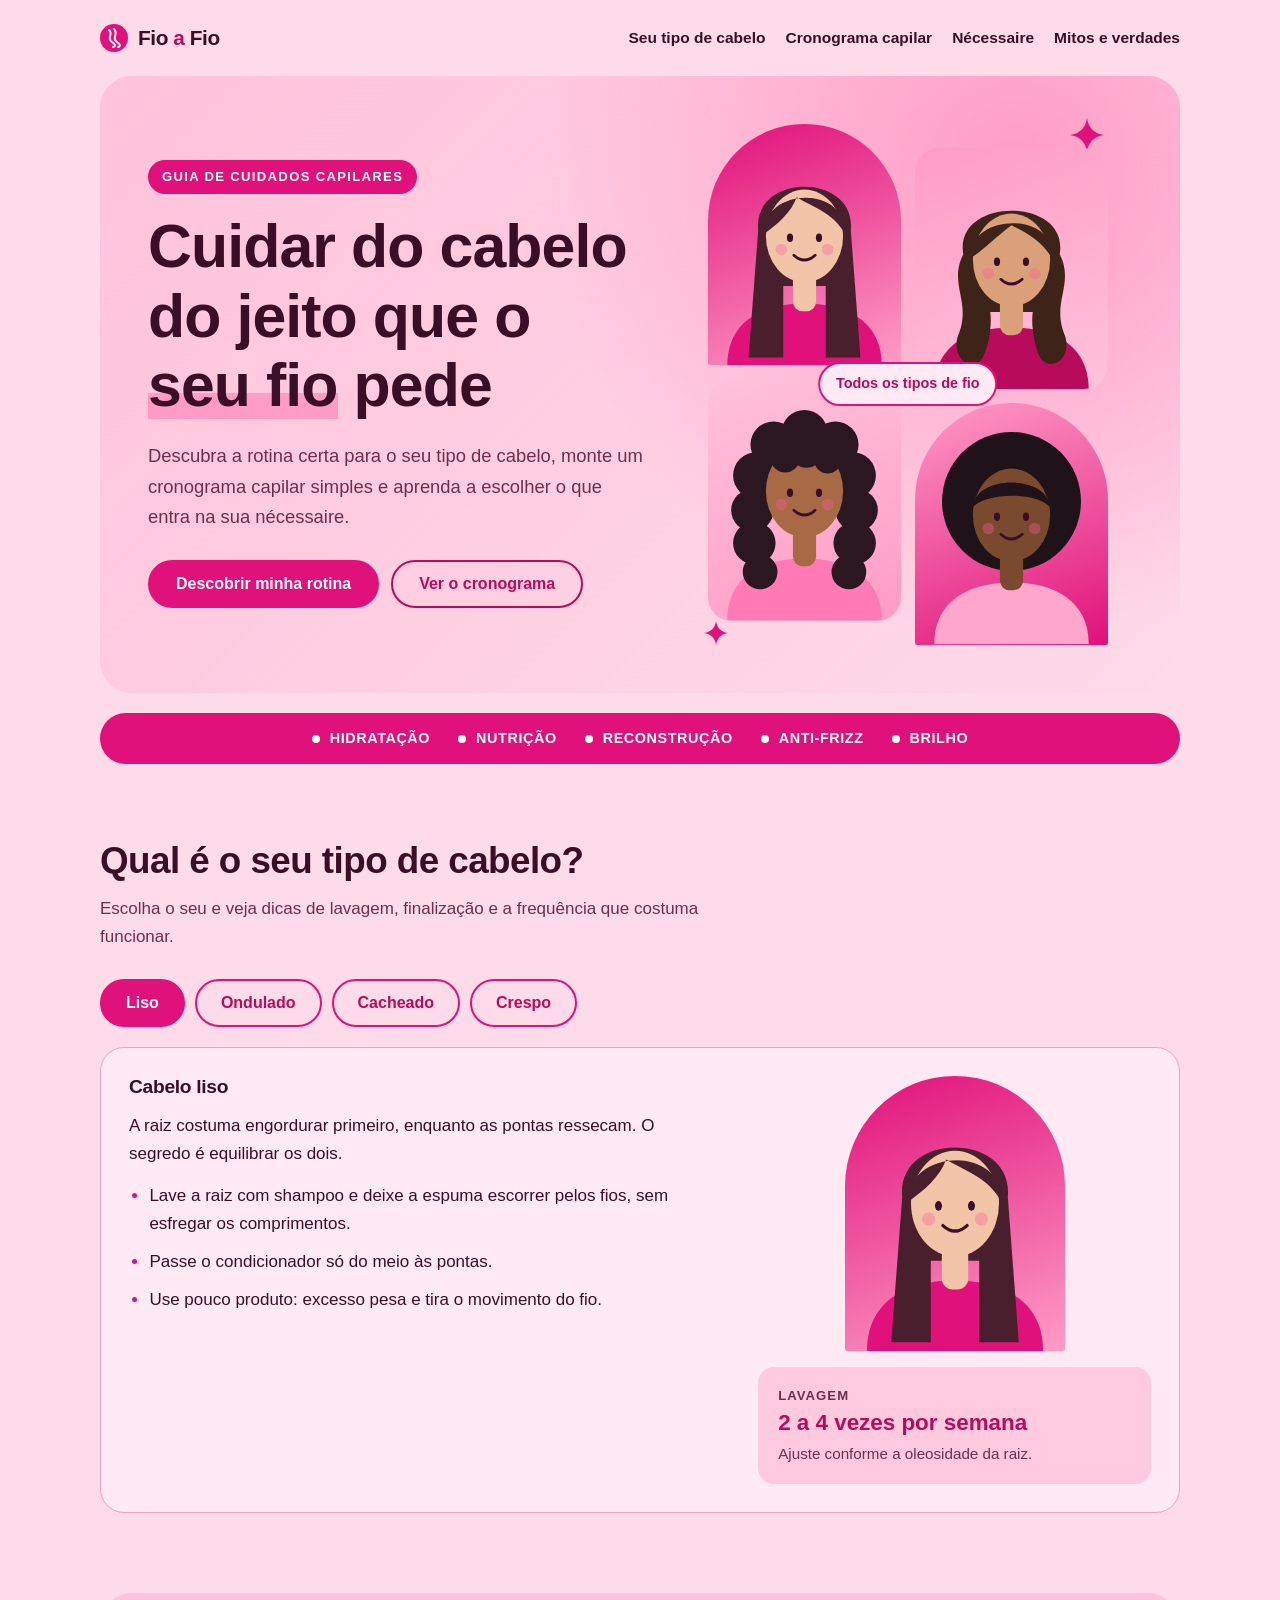
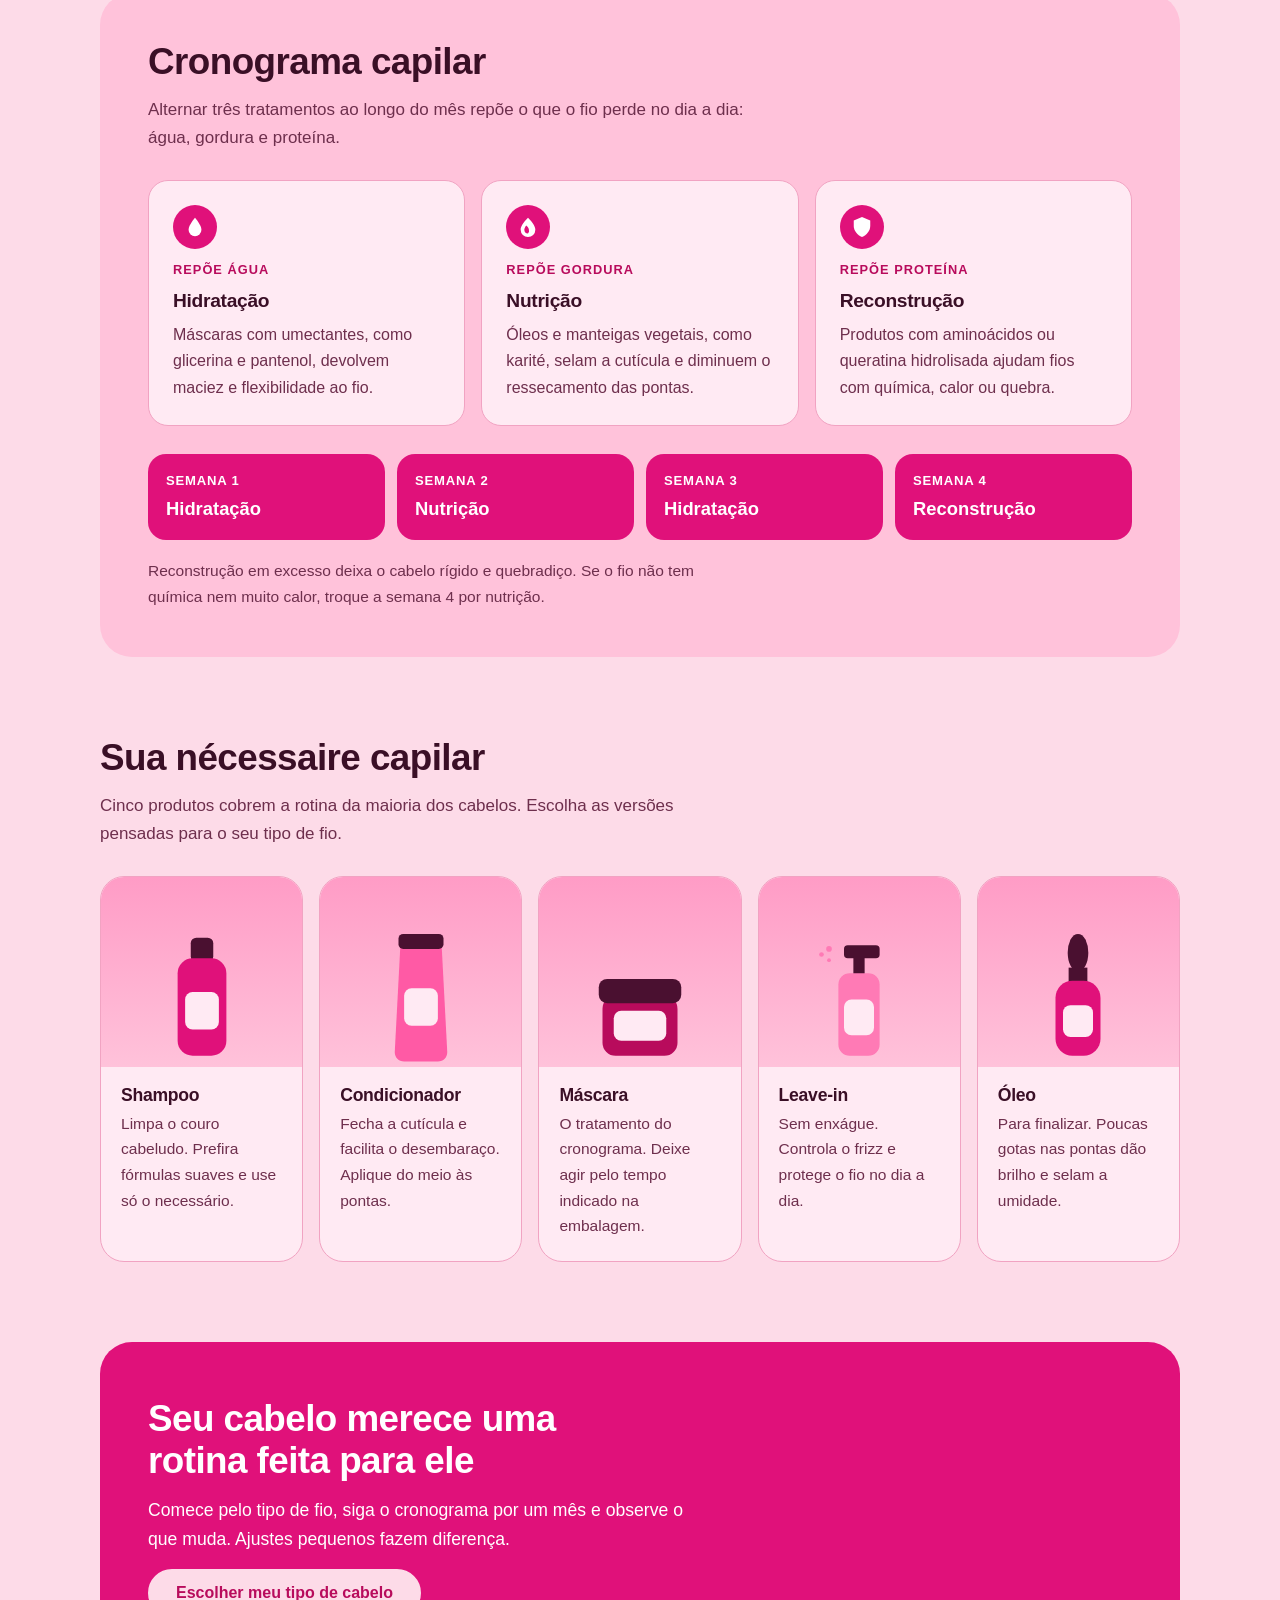
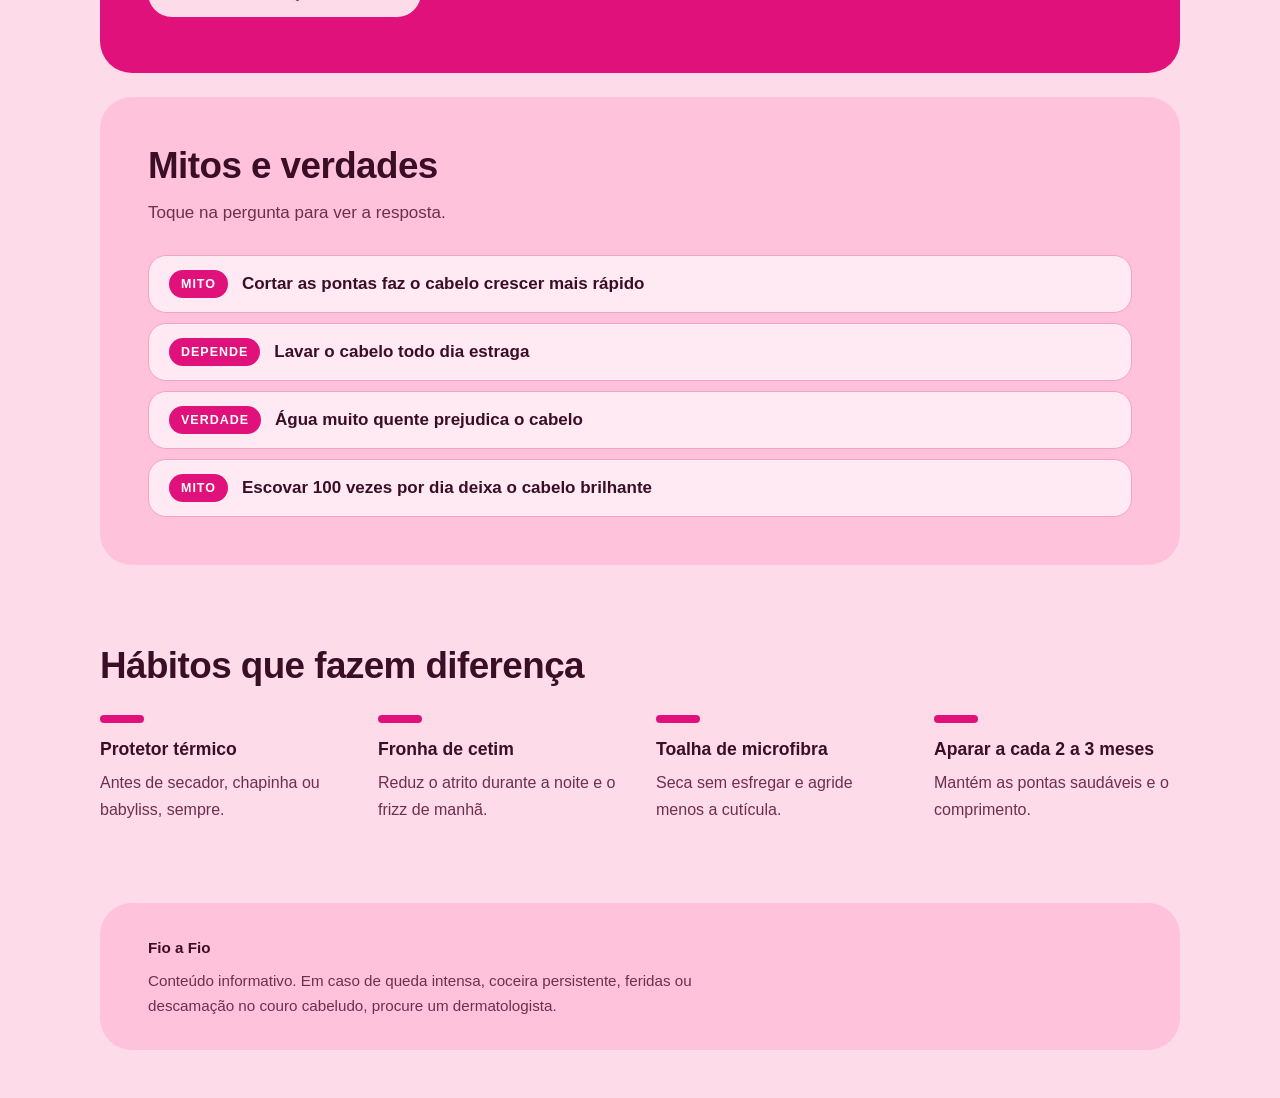
<file: Fio a Fio.html>
<!doctype html><html><head><meta charset=utf8><meta name=viewport content="width=device-width,initial-scale=1,viewport-fit=cover"><style>:root{color-scheme:light;box-sizing:border-box;padding-top:env(safe-area-inset-top,0px);padding-bottom:env(safe-area-inset-bottom,0px)}html{scroll-padding-top:env(safe-area-inset-top,0px)}body{margin:0;padding:0;font:14px -apple-system,BlinkMacSystemFont,sans-serif;background:#fff;color:#000}img{max-width:100%}[hidden]:not([hidden=until-found i]){display:none!important}</style></head><body>
<title>Fio a Fio</title>
<meta name="description" content="Guia de cuidados com o cabelo para mulheres: descubra seu tipo de fio, monte um cronograma capilar e monte a nécessaire certa.">
<meta name="claude:viewport-fit-sides" content="cover">
<style>
/* Layout: hero em painel arredondado com colagem de retratos, faixa rosa forte, blocos alternando fundo rosa claro e rosa médio, banner rosa forte antes das dúvidas. */
:root {
  --bg: #fddbe8;
  --bg2: #ffc2da;
  --surface: #ffeaf3;
  --fg: #3a0f26;
  --muted: #6e2f4d;
  --accent: #b80b5c;
  --hot: #e0117a;
  --hot-fg: #ffffff;
  --hot-soft: #ff9cc6;
  --tint: #ffc9de;
  --line: #f1a3c2;
  --plum: #4a1030;
  --font: "Avenir Next", "Segoe UI", Roboto, "Helvetica Neue", Arial, system-ui, sans-serif;
  --maxw: 1080px;
}
@media (prefers-color-scheme: dark) {
  :root:not([data-theme="light"]) {
    --bg: #2b0a1b;
    --bg2: #3d0f28;
    --surface: #4a1431;
    --fg: #ffe4ef;
    --muted: #f2b5ce;
    --accent: #ff7ab5;
    --hot: #ff3d98;
    --hot-fg: #2b0a1b;
    --hot-soft: #a3205f;
    --tint: #5a1a3b;
    --line: #6b2147;
    --plum: #ffd1e5;
    color-scheme: dark;
  }
}
:root[data-theme="dark"] {
  --bg: #2b0a1b;
  --bg2: #3d0f28;
  --surface: #4a1431;
  --fg: #ffe4ef;
  --muted: #f2b5ce;
  --accent: #ff7ab5;
  --hot: #ff3d98;
  --hot-fg: #2b0a1b;
  --hot-soft: #a3205f;
  --tint: #5a1a3b;
  --line: #6b2147;
  --plum: #ffd1e5;
  color-scheme: dark;
}

*, *::before, *::after { box-sizing: border-box; }
html { scroll-behavior: smooth; }
body {
  background: var(--bg);
  color: var(--fg);
  font: 400 1.0625rem/1.65 var(--font);
  padding-left: max(16px, env(safe-area-inset-left, 0px));
  padding-right: max(16px, env(safe-area-inset-right, 0px));
  padding-block: 0 48px;
}
.wrap { max-width: var(--maxw); margin-inline: auto; }
h1, h2, h3 { line-height: 1.15; letter-spacing: -0.015em; text-wrap: balance; margin: 0; }
h1 { font-size: clamp(2.2rem, 6.2vw, 3.8rem); font-weight: 800; }
h2 { font-size: clamp(1.6rem, 4vw, 2.3rem); font-weight: 800; }
h3 { font-size: 1.2rem; font-weight: 700; }
p { margin: 0; max-width: 65ch; }
a { color: var(--accent); }
:focus-visible { outline: 3px solid var(--accent); outline-offset: 3px; border-radius: 4px; }
svg { display: block; }

.skip { position: absolute; left: -999px; top: 8px; background: var(--hot); color: var(--hot-fg); padding: 10px 16px; border-radius: 8px; z-index: 20; }
.skip:focus { left: 8px; }

/* Cabeçalho */
.top { display: flex; flex-wrap: wrap; align-items: center; justify-content: space-between; gap: 8px 24px; padding-block: 16px; }
.brand { font-weight: 800; font-size: 1.3rem; letter-spacing: -0.02em; color: var(--fg); text-decoration: none; min-height: 44px; display: inline-flex; align-items: center; gap: 10px; }
.brand span { color: var(--accent); }
.brand svg { width: 28px; height: 28px; }
.top nav { display: flex; flex-wrap: wrap; gap: 0 20px; }
.top nav a { color: var(--fg); text-decoration: none; min-height: 44px; display: inline-flex; align-items: center; font-size: 0.97rem; font-weight: 600; }
.top nav a:hover { color: var(--accent); text-decoration: underline; }

/* Botões */
.actions { display: flex; flex-wrap: wrap; gap: 12px; margin-top: 28px; }
.btn { display: inline-flex; align-items: center; min-height: 48px; padding: 0 26px; border-radius: 999px; font: 700 1rem var(--font); text-decoration: none; border: 2px solid var(--hot); }
.btn.primary { background: var(--hot); color: var(--hot-fg); }
.btn.ghost { background: transparent; color: var(--accent); border-color: var(--accent); }
.btn.light { background: var(--bg); color: var(--accent); border-color: var(--bg); }
.btn:hover { filter: brightness(1.07); }

/* Hero */
.hero { position: relative; overflow: hidden; display: grid; grid-template-columns: minmax(0, 1.05fr) minmax(0, 0.95fr); gap: 32px 40px; align-items: center; padding: 48px; border-radius: 32px; background: radial-gradient(circle at 85% 15%, var(--hot-soft) 0, transparent 45%), linear-gradient(135deg, var(--bg2), var(--bg)); }
.eyebrow { display: inline-block; font-size: 0.82rem; font-weight: 800; letter-spacing: 0.1em; text-transform: uppercase; color: var(--hot-fg); background: var(--hot); padding: 6px 14px; border-radius: 999px; margin-bottom: 18px; }
.hero p.lead { margin-top: 20px; font-size: 1.15rem; color: var(--muted); }
.mark { background: linear-gradient(transparent 62%, var(--hot-soft) 62%); }
.collage { position: relative; display: grid; grid-template-columns: repeat(2, minmax(0, 1fr)); gap: 14px; max-width: 400px; width: 100%; margin-inline: auto; padding-bottom: 24px; }
.collage .frame:nth-child(even) { transform: translateY(24px); }
.frame { aspect-ratio: 4 / 5; overflow: hidden; display: flex; align-items: flex-end; }
.frame svg { width: 100%; height: 100%; }
.f1 { background: linear-gradient(160deg, var(--hot), var(--hot-soft)); border-radius: 999px 999px 24px 24px; }
.f2 { background: linear-gradient(160deg, var(--hot-soft), var(--bg2)); border-radius: 24px; }
.f3 { background: linear-gradient(160deg, var(--bg2), var(--hot-soft)); border-radius: 24px; }
.f4 { background: linear-gradient(160deg, var(--hot-soft), var(--hot)); border-radius: 999px 999px 24px 24px; }
.spark { position: absolute; width: 34px; height: 34px; fill: var(--hot); }
.spark.s1 { top: -6px; right: 4px; }
.spark.s2 { bottom: 0; left: -4px; width: 24px; height: 24px; }
.badge-float { position: absolute; left: 50%; top: 50%; transform: translate(-50%, -50%); background: var(--surface); color: var(--accent); border: 2px solid var(--hot); font-weight: 800; font-size: 0.9rem; padding: 8px 16px; border-radius: 999px; white-space: nowrap; z-index: 2; }

/* Faixa */
.strip { margin-block: 20px; background: var(--hot); color: var(--hot-fg); border-radius: 999px; padding: 14px 24px; display: flex; flex-wrap: wrap; justify-content: center; gap: 6px 28px; font-weight: 800; letter-spacing: 0.04em; text-transform: uppercase; font-size: 0.9rem; }
.strip span::before { content: ""; display: inline-block; width: 8px; height: 8px; border-radius: 50%; background: currentColor; margin-right: 10px; vertical-align: middle; }

/* Blocos */
.block { padding-block: 56px; }
.band { background: var(--bg2); border-radius: 32px; padding: 48px; margin-block: 24px; }
.sec-head { display: grid; gap: 12px; margin-bottom: 28px; }
.sec-head p { color: var(--muted); }

/* Tipos de cabelo */
.tabs { display: flex; flex-wrap: wrap; gap: 10px; margin-bottom: 20px; }
.tab { min-height: 48px; padding: 0 24px; border-radius: 999px; border: 2px solid var(--hot); background: transparent; color: var(--accent); font: 700 1rem var(--font); cursor: pointer; }
.tab[aria-selected="true"] { background: var(--hot); color: var(--hot-fg); }
.panel { background: var(--surface); border: 1px solid var(--line); border-radius: 24px; padding: 28px; display: grid; grid-template-columns: minmax(0, 1.2fr) minmax(0, 0.8fr); gap: 24px 40px; }
.panel .intro { display: grid; gap: 14px; align-content: start; }
.panel ul { margin: 0; padding-left: 1.2em; display: grid; gap: 10px; }
.panel li::marker { color: var(--hot); }
.aside { display: grid; gap: 16px; align-content: start; }
.aside .frame { max-width: 220px; width: 100%; margin-inline: auto; border-radius: 999px 999px 24px 24px; background: linear-gradient(160deg, var(--hot), var(--hot-soft)); }
.freq { background: var(--tint); border-radius: 16px; padding: 18px 20px; display: grid; gap: 4px; }
.freq .label { font-size: 0.82rem; letter-spacing: 0.08em; text-transform: uppercase; color: var(--muted); font-weight: 800; }
.freq .value { font-size: 1.4rem; font-weight: 800; color: var(--accent); line-height: 1.2; }
.freq .note { font-size: 0.95rem; color: var(--muted); }

/* Cronograma */
.three { display: grid; grid-template-columns: repeat(auto-fit, minmax(240px, 1fr)); gap: 16px; }
.card { background: var(--surface); border: 1px solid var(--line); border-radius: 20px; padding: 24px; display: grid; gap: 10px; align-content: start; }
.card p { color: var(--muted); font-size: 1rem; }
.card .tag { font-size: 0.8rem; font-weight: 800; letter-spacing: 0.08em; text-transform: uppercase; color: var(--accent); }
.drop { width: 44px; height: 44px; border-radius: 50%; background: var(--hot); display: grid; place-items: center; }
.drop svg { width: 22px; height: 22px; fill: var(--hot-fg); }
.weeks { list-style: none; margin: 28px 0 0; padding: 0; display: grid; grid-template-columns: repeat(auto-fit, minmax(150px, 1fr)); gap: 12px; }
.weeks li { background: var(--hot); color: var(--hot-fg); border-radius: 18px; padding: 16px 18px; display: grid; gap: 2px; }
.weeks .w { font-size: 0.82rem; font-weight: 800; letter-spacing: 0.06em; text-transform: uppercase; }
.weeks .t { font-weight: 800; font-size: 1.15rem; }
.caption { margin-top: 18px; color: var(--muted); font-size: 0.97rem; }

/* Nécessaire */
.shelf { display: grid; grid-template-columns: repeat(auto-fit, minmax(180px, 1fr)); gap: 16px; }
.prod { background: var(--surface); border: 1px solid var(--line); border-radius: 24px; overflow: hidden; display: grid; align-content: start; }
.prod .stage { background: linear-gradient(180deg, var(--hot-soft), var(--bg2)); padding: 24px 0 0; display: flex; justify-content: center; align-items: flex-end; height: 190px; }
.prod .stage svg { width: 96px; height: 150px; }
.prod .body { padding: 18px 20px 22px; display: grid; gap: 6px; }
.prod h3 { font-size: 1.1rem; }
.prod p { color: var(--muted); font-size: 0.97rem; }

/* Banner */
.banner { background: var(--hot); color: var(--hot-fg); border-radius: 32px; padding: 56px 48px; display: grid; gap: 14px; justify-items: start; margin-block: 24px; }
.banner h2 { max-width: 20ch; }
.banner p { max-width: 55ch; font-size: 1.1rem; }

/* Mitos e verdades */
.faq { display: grid; gap: 10px; }
details { background: var(--surface); border: 1px solid var(--line); border-radius: 18px; }
summary { min-height: 56px; display: flex; flex-wrap: wrap; align-items: center; gap: 4px 14px; padding: 10px 20px; cursor: pointer; font-weight: 700; }
summary .badge { font-size: 0.78rem; font-weight: 800; letter-spacing: 0.08em; text-transform: uppercase; background: var(--hot); color: var(--hot-fg); padding: 4px 12px; border-radius: 999px; }
details p { padding: 0 20px 20px; color: var(--muted); }

/* Hábitos */
.habits { display: grid; grid-template-columns: repeat(auto-fit, minmax(220px, 1fr)); gap: 24px 32px; margin: 0; padding: 0; list-style: none; }
.habits li { display: grid; gap: 6px; align-content: start; }
.habits li::before { content: ""; width: 44px; height: 8px; border-radius: 999px; background: var(--hot); margin-bottom: 6px; }
.habits strong { font-size: 1.1rem; }
.habits span { color: var(--muted); font-size: 1rem; }

footer { background: var(--bg2); border-radius: 32px; padding: 32px 48px; color: var(--muted); font-size: 0.95rem; display: grid; gap: 8px; margin-top: 24px; }
footer p { max-width: 70ch; }
footer strong { color: var(--fg); }

@media (max-width: 760px) {
  .hero { grid-template-columns: minmax(0, 1fr); padding: 28px 22px 32px; border-radius: 24px; }
  .band, .banner, footer { padding: 28px 22px; border-radius: 24px; }
  .block { padding-block: 40px; }
  .panel { grid-template-columns: minmax(0, 1fr); padding: 22px; }
  .strip { border-radius: 24px; }
}
@media (prefers-reduced-motion: reduce) {
  html { scroll-behavior: auto; }
  * { transition: none !important; animation: none !important; }
}
</style>

<svg width="0" height="0" style="position:absolute" aria-hidden="true" focusable="false">
  <defs>
    <g id="head">
      <rect x="88" y="138" width="24" height="46" rx="10" style="fill:var(--skin)"/>
      <ellipse cx="100" cy="106" rx="40" ry="48" style="fill:var(--skin)"/>
      <ellipse cx="85" cy="108" rx="3.2" ry="4.4" fill="#3a0f26"/>
      <ellipse cx="115" cy="108" rx="3.2" ry="4.4" fill="#3a0f26"/>
      <path d="M89 126Q100 136 111 126" fill="none" stroke="#3a0f26" stroke-width="3" stroke-linecap="round"/>
      <circle cx="76" cy="120" r="6" fill="#ff5c9a" opacity="0.35"/>
      <circle cx="124" cy="120" r="6" fill="#ff5c9a" opacity="0.35"/>
    </g>
    <symbol id="p-liso" viewBox="0 0 200 240">
      <path d="M20 240C20 192 60 176 100 176S180 192 180 240Z" style="fill:var(--cloth)"/>
      <path d="M52 100C46 40 154 40 148 100L158 232H122V158H78V232H42Z" style="fill:var(--hair)"/>
      <use href="#head"/>
      <path d="M58 104C56 56 144 52 142 104C130 82 108 76 92 66C86 82 72 94 58 104Z" style="fill:var(--hair)"/>
    </symbol>
    <symbol id="p-ondulado" viewBox="0 0 200 240">
      <path d="M20 240C20 192 60 176 100 176S180 192 180 240Z" style="fill:var(--cloth)"/>
      <path d="M50 100C40 40 160 40 150 100C166 132 140 150 156 186C162 210 140 222 130 208C124 196 120 176 122 160H78C80 176 76 196 70 208C60 222 38 210 44 186C60 150 34 132 50 100Z" style="fill:var(--hair)"/>
      <use href="#head"/>
      <path d="M58 104C54 58 146 54 142 104C132 88 120 80 100 70C84 82 70 96 58 104Z" style="fill:var(--hair)"/>
    </symbol>
    <symbol id="p-cacheado" viewBox="0 0 200 240">
      <path d="M20 240C20 192 60 176 100 176S180 192 180 240Z" style="fill:var(--cloth)"/>
      <g style="fill:var(--hair)">
        <circle cx="100" cy="46" r="24"/><circle cx="68" cy="58" r="24"/><circle cx="132" cy="58" r="24"/>
        <circle cx="50" cy="90" r="24"/><circle cx="150" cy="90" r="24"/>
        <circle cx="46" cy="126" r="22"/><circle cx="154" cy="126" r="22"/>
        <circle cx="48" cy="160" r="22"/><circle cx="152" cy="160" r="22"/>
        <circle cx="54" cy="190" r="18"/><circle cx="146" cy="190" r="18"/>
      </g>
      <use href="#head"/>
      <g style="fill:var(--hair)"><circle cx="80" cy="72" r="15"/><circle cx="102" cy="66" r="16"/><circle cx="124" cy="74" r="14"/></g>
    </symbol>
    <symbol id="p-crespo" viewBox="0 0 200 240">
      <path d="M20 240C20 192 60 176 100 176S180 192 180 240Z" style="fill:var(--cloth)"/>
      <circle cx="100" cy="92" r="72" style="fill:var(--hair)"/>
      <use href="#head"/>
      <path d="M60 98C62 64 138 64 140 98C126 82 74 82 60 98Z" style="fill:var(--hair)"/>
    </symbol>
    <symbol id="b-shampoo" viewBox="0 0 100 160">
      <rect x="38" y="22" width="24" height="26" rx="6" style="fill:var(--b2)"/>
      <rect x="24" y="44" width="52" height="104" rx="16" style="fill:var(--b1)"/>
      <rect x="32" y="80" width="36" height="40" rx="8" style="fill:var(--label)"/>
    </symbol>
    <symbol id="b-cond" viewBox="0 0 100 160">
      <path d="M28 30H72L78 144C78 150 74 154 68 154H32C26 154 22 150 22 144Z" style="fill:var(--b1)"/>
      <rect x="26" y="18" width="48" height="16" rx="5" style="fill:var(--b2)"/>
      <rect x="32" y="76" width="36" height="40" rx="8" style="fill:var(--label)"/>
    </symbol>
    <symbol id="b-mask" viewBox="0 0 100 160">
      <rect x="10" y="84" width="80" height="64" rx="14" style="fill:var(--b1)"/>
      <rect x="6" y="66" width="88" height="26" rx="9" style="fill:var(--b2)"/>
      <rect x="22" y="100" width="56" height="32" rx="8" style="fill:var(--label)"/>
    </symbol>
    <symbol id="b-spray" viewBox="0 0 100 160">
      <rect x="34" y="30" width="38" height="14" rx="4" style="fill:var(--b2)"/>
      <rect x="44" y="42" width="12" height="20" style="fill:var(--b2)"/>
      <rect x="28" y="60" width="44" height="88" rx="12" style="fill:var(--b1)"/>
      <rect x="34" y="88" width="32" height="38" rx="8" style="fill:var(--label)"/>
      <circle cx="18" cy="34" r="3" style="fill:var(--b1)"/><circle cx="10" cy="40" r="2.5" style="fill:var(--b1)"/><circle cx="18" cy="46" r="2" style="fill:var(--b1)"/>
    </symbol>
    <symbol id="b-oil" viewBox="0 0 100 160">
      <ellipse cx="50" cy="38" rx="11" ry="20" style="fill:var(--b2)"/>
      <rect x="40" y="54" width="20" height="18" style="fill:var(--b2)"/>
      <rect x="26" y="68" width="48" height="80" rx="18" style="fill:var(--b1)"/>
      <rect x="34" y="94" width="32" height="34" rx="8" style="fill:var(--label)"/>
    </symbol>
    <symbol id="star" viewBox="0 0 24 24"><path d="M12 0C13 7 17 11 24 12C17 13 13 17 12 24C11 17 7 13 0 12C7 11 11 7 12 0Z"/></symbol>
  </defs>
</svg>

<a class="skip" href="#principal">Pular para o conteúdo</a>

<div class="wrap">
  <header class="top">
    <a class="brand" href="#inicio">
      <svg viewBox="0 0 28 28" aria-hidden="true" focusable="false"><circle cx="14" cy="14" r="14" style="fill:var(--hot)"/><path d="M9 6C14 10 6 14 12 18S13 23 13 23M14 5C19 10 11 14 17 18S18 23 18 23" fill="none" stroke="#ffffff" stroke-width="2" stroke-linecap="round" opacity="0.95"/></svg>
      <span style="color:var(--fg)">Fio <span>a</span> Fio</span>
    </a>
    <nav aria-label="Principal">
      <a href="#rotina">Seu tipo de cabelo</a>
      <a href="#cronograma">Cronograma capilar</a>
      <a href="#necessaire">Nécessaire</a>
      <a href="#mitos">Mitos e verdades</a>
    </nav>
  </header>

  <main id="principal">
    <div class="hero" id="inicio">
      <div>
        <span class="eyebrow">Guia de cuidados capilares</span>
        <h1>Cuidar do cabelo do jeito que o <span class="mark">seu fio</span> pede</h1>
        <p class="lead">Descubra a rotina certa para o seu tipo de cabelo, monte um cronograma capilar simples e aprenda a escolher o que entra na sua nécessaire.</p>
        <div class="actions">
          <a class="btn primary" href="#rotina">Descobrir minha rotina</a>
          <a class="btn ghost" href="#cronograma">Ver o cronograma</a>
        </div>
      </div>
      <div class="collage" aria-hidden="true">
        <svg class="spark s1" viewBox="0 0 24 24"><use href="#star"/></svg>
        <svg class="spark s2" viewBox="0 0 24 24"><use href="#star"/></svg>
        <div class="frame f1"><svg viewBox="0 0 200 240" preserveAspectRatio="xMidYMax meet"><use href="#p-liso" style="--skin:#f2c4a8;--hair:#4a1f2d;--cloth:#e0117a"/></svg></div>
        <div class="frame f2"><svg viewBox="0 0 200 240" preserveAspectRatio="xMidYMax meet"><use href="#p-ondulado" style="--skin:#d9a07a;--hair:#3d2318;--cloth:#b80b5c"/></svg></div>
        <div class="frame f3"><svg viewBox="0 0 200 240" preserveAspectRatio="xMidYMax meet"><use href="#p-cacheado" style="--skin:#a86a45;--hair:#2b1720;--cloth:#ff7ab5"/></svg></div>
        <div class="frame f4"><svg viewBox="0 0 200 240" preserveAspectRatio="xMidYMax meet"><use href="#p-crespo" style="--skin:#7a4a2f;--hair:#1f1218;--cloth:#ffa6cc"/></svg></div>
        <span class="badge-float">Todos os tipos de fio</span>
      </div>
    </div>

    <div class="strip" aria-label="Temas do site">
      <span>Hidratação</span><span>Nutrição</span><span>Reconstrução</span><span>Anti-frizz</span><span>Brilho</span>
    </div>

    <section class="block" id="rotina" aria-labelledby="t-rotina">
      <div class="sec-head">
        <h2 id="t-rotina">Qual é o seu tipo de cabelo?</h2>
        <p>Escolha o seu e veja dicas de lavagem, finalização e a frequência que costuma funcionar.</p>
      </div>
      <div class="tabs" role="tablist" aria-label="Tipo de cabelo">
        <button class="tab" role="tab" id="tab-liso" aria-controls="p-liso-painel" aria-selected="true" tabindex="0" type="button">Liso</button>
        <button class="tab" role="tab" id="tab-ondulado" aria-controls="p-ondulado-painel" aria-selected="false" tabindex="-1" type="button">Ondulado</button>
        <button class="tab" role="tab" id="tab-cacheado" aria-controls="p-cacheado-painel" aria-selected="false" tabindex="-1" type="button">Cacheado</button>
        <button class="tab" role="tab" id="tab-crespo" aria-controls="p-crespo-painel" aria-selected="false" tabindex="-1" type="button">Crespo</button>
      </div>

      <div class="panel" role="tabpanel" id="p-liso-painel" aria-labelledby="tab-liso">
        <div class="intro">
          <h3>Cabelo liso</h3>
          <p>A raiz costuma engordurar primeiro, enquanto as pontas ressecam. O segredo é equilibrar os dois.</p>
          <ul>
            <li>Lave a raiz com shampoo e deixe a espuma escorrer pelos fios, sem esfregar os comprimentos.</li>
            <li>Passe o condicionador só do meio às pontas.</li>
            <li>Use pouco produto: excesso pesa e tira o movimento do fio.</li>
          </ul>
        </div>
        <div class="aside">
          <div class="frame" aria-hidden="true"><svg viewBox="0 0 200 240" preserveAspectRatio="xMidYMax meet"><use href="#p-liso" style="--skin:#f2c4a8;--hair:#4a1f2d;--cloth:#e0117a"/></svg></div>
          <div class="freq"><span class="label">Lavagem</span><span class="value">2 a 4 vezes por semana</span><span class="note">Ajuste conforme a oleosidade da raiz.</span></div>
        </div>
      </div>

      <div class="panel" role="tabpanel" id="p-ondulado-painel" aria-labelledby="tab-ondulado" hidden>
        <div class="intro">
          <h3>Cabelo ondulado</h3>
          <p>As ondas ficam entre o liso e o cacheado. Pedem hidratação regular e produtos leves para manter a definição.</p>
          <ul>
            <li>Aplique leave-in leve com o cabelo ainda molhado para controlar o frizz.</li>
            <li>Tire o excesso de água apertando os fios com uma camiseta de algodão ou toalha de microfibra.</li>
            <li>Desembarace com condicionador, nunca com o cabelo seco.</li>
          </ul>
        </div>
        <div class="aside">
          <div class="frame" aria-hidden="true"><svg viewBox="0 0 200 240" preserveAspectRatio="xMidYMax meet"><use href="#p-ondulado" style="--skin:#d9a07a;--hair:#3d2318;--cloth:#b80b5c"/></svg></div>
          <div class="freq"><span class="label">Lavagem</span><span class="value">2 a 3 vezes por semana</span><span class="note">Fios mais secos pedem intervalos maiores.</span></div>
        </div>
      </div>

      <div class="panel" role="tabpanel" id="p-cacheado-painel" aria-labelledby="tab-cacheado" hidden>
        <div class="intro">
          <h3>Cabelo cacheado</h3>
          <p>A oleosidade natural do couro cabeludo demora a descer pelos cachos, por isso eles ressecam com mais facilidade.</p>
          <ul>
            <li>Desembarace com condicionador e pente de dentes largos, das pontas para a raiz.</li>
            <li>Finalize com o cabelo molhado, aplicando o creme por mechas.</li>
            <li>Evite mexer nos cachos enquanto secam para reduzir o frizz.</li>
          </ul>
        </div>
        <div class="aside">
          <div class="frame" aria-hidden="true"><svg viewBox="0 0 200 240" preserveAspectRatio="xMidYMax meet"><use href="#p-cacheado" style="--skin:#a86a45;--hair:#2b1720;--cloth:#ff7ab5"/></svg></div>
          <div class="freq"><span class="label">Lavagem</span><span class="value">1 a 3 vezes por semana</span><span class="note">Priorize hidratação e nutrição.</span></div>
        </div>
      </div>

      <div class="panel" role="tabpanel" id="p-crespo-painel" aria-labelledby="tab-crespo" hidden>
        <div class="intro">
          <h3>Cabelo crespo</h3>
          <p>Os fios crespos são naturalmente mais secos e frágeis nas curvas. O cuidado gira em torno de reter água e evitar quebra.</p>
          <ul>
            <li>Divida o cabelo em seções para lavar, condicionar e desembaraçar com calma.</li>
            <li>Prefira penteados protetores e evite puxar demais a raiz.</li>
            <li>Use protetor térmico sempre que usar secador ou chapinha, em temperatura baixa ou média.</li>
          </ul>
        </div>
        <div class="aside">
          <div class="frame" aria-hidden="true"><svg viewBox="0 0 200 240" preserveAspectRatio="xMidYMax meet"><use href="#p-crespo" style="--skin:#7a4a2f;--hair:#1f1218;--cloth:#ffa6cc"/></svg></div>
          <div class="freq"><span class="label">Lavagem</span><span class="value">cerca de 1 vez por semana</span><span class="note">Observe o couro cabeludo e ajuste.</span></div>
        </div>
      </div>
    </section>

    <section class="band" id="cronograma" aria-labelledby="t-cron">
      <div class="sec-head">
        <h2 id="t-cron">Cronograma capilar</h2>
        <p>Alternar três tratamentos ao longo do mês repõe o que o fio perde no dia a dia: água, gordura e proteína.</p>
      </div>
      <div class="three">
        <article class="card">
          <div class="drop" aria-hidden="true"><svg viewBox="0 0 24 24"><path d="M12 2C12 2 5 10 5 15a7 7 0 0014 0C19 10 12 2 12 2z"/></svg></div>
          <span class="tag">Repõe água</span>
          <h3>Hidratação</h3>
          <p>Máscaras com umectantes, como glicerina e pantenol, devolvem maciez e flexibilidade ao fio.</p>
        </article>
        <article class="card">
          <div class="drop" aria-hidden="true"><svg viewBox="0 0 24 24"><path d="M12 2C6 8 4 12 4 15a8 8 0 0016 0c0-3-2-7-8-13zm0 17a4 4 0 01-4-4c0-1 .6-2.600 2-4.600 1.200 1 3 2.800 3 4.600A4 4 0 0112 19z"/></svg></div>
          <span class="tag">Repõe gordura</span>
          <h3>Nutrição</h3>
          <p>Óleos e manteigas vegetais, como karité, selam a cutícula e diminuem o ressecamento das pontas.</p>
        </article>
        <article class="card">
          <div class="drop" aria-hidden="true"><svg viewBox="0 0 24 24"><path d="M12 1l9 4v6c0 5-4 10-9 12-5-2-9-7-9-12V5z"/></svg></div>
          <span class="tag">Repõe proteína</span>
          <h3>Reconstrução</h3>
          <p>Produtos com aminoácidos ou queratina hidrolisada ajudam fios com química, calor ou quebra.</p>
        </article>
      </div>
      <ol class="weeks" aria-label="Exemplo de mês">
        <li><span class="w">Semana 1</span><span class="t">Hidratação</span></li>
        <li><span class="w">Semana 2</span><span class="t">Nutrição</span></li>
        <li><span class="w">Semana 3</span><span class="t">Hidratação</span></li>
        <li><span class="w">Semana 4</span><span class="t">Reconstrução</span></li>
      </ol>
      <p class="caption">Reconstrução em excesso deixa o cabelo rígido e quebradiço. Se o fio não tem química nem muito calor, troque a semana 4 por nutrição.</p>
    </section>

    <section class="block" id="necessaire" aria-labelledby="t-nec">
      <div class="sec-head">
        <h2 id="t-nec">Sua nécessaire capilar</h2>
        <p>Cinco produtos cobrem a rotina da maioria dos cabelos. Escolha as versões pensadas para o seu tipo de fio.</p>
      </div>
      <div class="shelf">
        <article class="prod">
          <div class="stage" aria-hidden="true"><svg viewBox="0 0 100 160"><use href="#b-shampoo" style="--b1:#e0117a;--b2:#4a1030;--label:#ffeaf3"/></svg></div>
          <div class="body"><h3>Shampoo</h3><p>Limpa o couro cabeludo. Prefira fórmulas suaves e use só o necessário.</p></div>
        </article>
        <article class="prod">
          <div class="stage" aria-hidden="true"><svg viewBox="0 0 100 160"><use href="#b-cond" style="--b1:#ff5aa5;--b2:#4a1030;--label:#ffeaf3"/></svg></div>
          <div class="body"><h3>Condicionador</h3><p>Fecha a cutícula e facilita o desembaraço. Aplique do meio às pontas.</p></div>
        </article>
        <article class="prod">
          <div class="stage" aria-hidden="true"><svg viewBox="0 0 100 160"><use href="#b-mask" style="--b1:#b80b5c;--b2:#4a1030;--label:#ffeaf3"/></svg></div>
          <div class="body"><h3>Máscara</h3><p>O tratamento do cronograma. Deixe agir pelo tempo indicado na embalagem.</p></div>
        </article>
        <article class="prod">
          <div class="stage" aria-hidden="true"><svg viewBox="0 0 100 160"><use href="#b-spray" style="--b1:#ff7ab5;--b2:#4a1030;--label:#ffeaf3"/></svg></div>
          <div class="body"><h3>Leave-in</h3><p>Sem enxágue. Controla o frizz e protege o fio no dia a dia.</p></div>
        </article>
        <article class="prod">
          <div class="stage" aria-hidden="true"><svg viewBox="0 0 100 160"><use href="#b-oil" style="--b1:#e0117a;--b2:#4a1030;--label:#ffeaf3"/></svg></div>
          <div class="body"><h3>Óleo</h3><p>Para finalizar. Poucas gotas nas pontas dão brilho e selam a umidade.</p></div>
        </article>
      </div>
    </section>

    <div class="banner">
      <h2>Seu cabelo merece uma rotina feita para ele</h2>
      <p>Comece pelo tipo de fio, siga o cronograma por um mês e observe o que muda. Ajustes pequenos fazem diferença.</p>
      <a class="btn light" href="#rotina">Escolher meu tipo de cabelo</a>
    </div>

    <section class="band" id="mitos" aria-labelledby="t-mitos">
      <div class="sec-head">
        <h2 id="t-mitos">Mitos e verdades</h2>
        <p>Toque na pergunta para ver a resposta.</p>
      </div>
      <div class="faq">
        <details>
          <summary><span class="badge">Mito</span> Cortar as pontas faz o cabelo crescer mais rápido</summary>
          <p>O crescimento acontece na raiz, em média cerca de 1 cm por mês. O corte tira as pontas ressecadas e evita que a quebra roube comprimento.</p>
        </details>
        <details>
          <summary><span class="badge">Depende</span> Lavar o cabelo todo dia estraga</summary>
          <p>Com shampoo suave e condicionador só nos comprimentos, quem tem raiz oleosa pode lavar com frequência. Fios muito secos costumam pedir intervalos maiores.</p>
        </details>
        <details>
          <summary><span class="badge">Verdade</span> Água muito quente prejudica o cabelo</summary>
          <p>Água quente resseca fios e couro cabeludo. Prefira água morna na lavagem e termine o enxágue com água mais fria.</p>
        </details>
        <details>
          <summary><span class="badge">Mito</span> Escovar 100 vezes por dia deixa o cabelo brilhante</summary>
          <p>Escovar demais gera atrito e quebra. Escove com delicadeza, e só quando precisar desembaraçar.</p>
        </details>
      </div>
    </section>

    <section class="block" id="habitos" aria-labelledby="t-hab">
      <div class="sec-head">
        <h2 id="t-hab">Hábitos que fazem diferença</h2>
      </div>
      <ul class="habits">
        <li><strong>Protetor térmico</strong><span>Antes de secador, chapinha ou babyliss, sempre.</span></li>
        <li><strong>Fronha de cetim</strong><span>Reduz o atrito durante a noite e o frizz de manhã.</span></li>
        <li><strong>Toalha de microfibra</strong><span>Seca sem esfregar e agride menos a cutícula.</span></li>
        <li><strong>Aparar a cada 2 a 3 meses</strong><span>Mantém as pontas saudáveis e o comprimento.</span></li>
      </ul>
    </section>
  </main>

  <footer>
    <p><strong>Fio a Fio</strong></p>
    <p>Conteúdo informativo. Em caso de queda intensa, coceira persistente, feridas ou descamação no couro cabeludo, procure um dermatologista.</p>
  </footer>
</div>

<script>
(function () {
  var tabs = Array.prototype.slice.call(document.querySelectorAll('[role="tab"]'));
  function select(i, focus) {
    tabs.forEach(function (t, j) {
      var on = i === j;
      t.setAttribute('aria-selected', on ? 'true' : 'false');
      t.tabIndex = on ? 0 : -1;
      document.getElementById(t.getAttribute('aria-controls')).hidden = !on;
    });
    if (focus) tabs[i].focus();
  }
  tabs.forEach(function (t, i) {
    t.addEventListener('click', function () { select(i); });
    t.addEventListener('keydown', function (e) {
      var n = null;
      if (e.key === 'ArrowRight') n = (i + 1) % tabs.length;
      else if (e.key === 'ArrowLeft') n = (i - 1 + tabs.length) % tabs.length;
      else if (e.key === 'Home') n = 0;
      else if (e.key === 'End') n = tabs.length - 1;
      if (n !== null) { e.preventDefault(); select(n, true); }
    });
  });
})();
</script>

</body></html>
</file>
